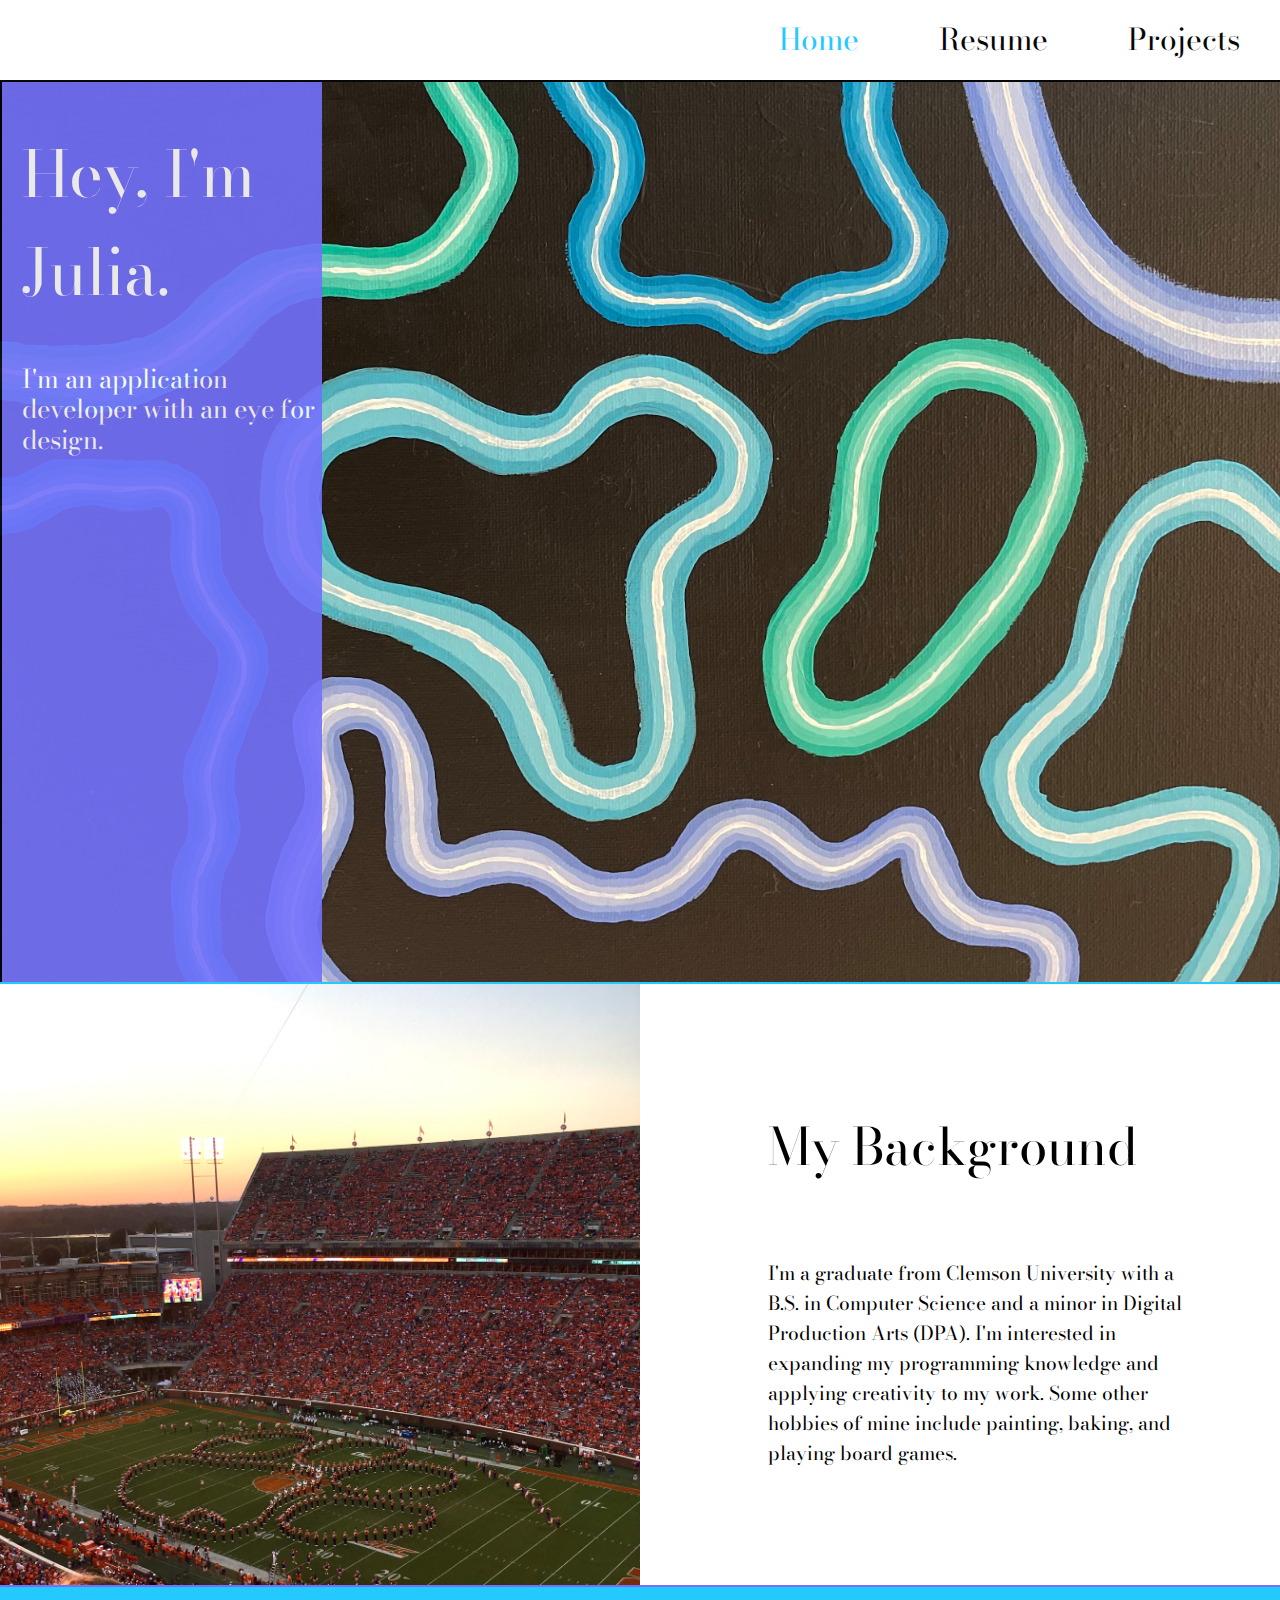
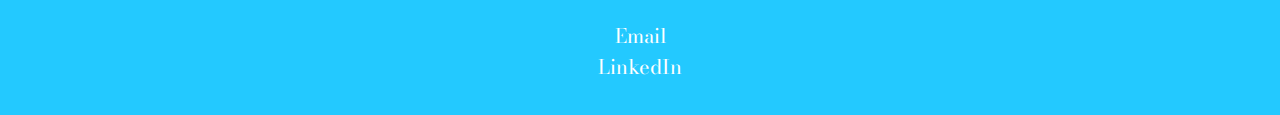
<file: index.html>
<!DOCTYPE html>
<html lang="en">
    <head>
        <!-- Google tag (gtag.js) -->
<script async src="https://www.googletagmanager.com/gtag/js?id=G-NRXC3F9WWZ"></script>
<script>
  window.dataLayer = window.dataLayer || [];
  function gtag(){dataLayer.push(arguments);}
  gtag('js', new Date());

  gtag('config', 'G-NRXC3F9WWZ');
</script>
        <meta charset="UTF-8">
        <meta name="viewport" content="width=device-width, initial-scale=1.0">
        <link href="resources\css\index.css" rel="stylesheet">
        <link href='https://fonts.googleapis.com/css?family=Bodoni Moda' rel='stylesheet'>
        <link rel="icon" type="image/x-icon" href="resources\images\JBFavicon.svg">
        <title>Julia Blahut's Website</title>
    </head>
    
    <body>
        
        <nav class="topnav" id="myTopnav">
            <ul>
                <li><a href="index.html" class="active">Home</a></li>
                <li><a href="resume.html">Resume</a></li>
                <li><a href="projects.html">Projects</a></li>
            </ul>
        </nav>
    
        <div class="welcome-banner">
            <div class="text-block">
                <h1>Hey, I'm Julia.</h1>
                <p>I'm an application developer with an eye for design.</p>
              </div>
        </div>

        <div class="page-background">

            <img src="resources\images\clemson_paw.jpg">
            <h1><span>My Background</span></h1>
            <p><span>I'm a graduate from Clemson University with a B.S. in Computer Science and a minor in Digital Production Arts (DPA). I'm interested in expanding my programming knowledge and applying creativity to my work. Some other hobbies of mine include painting, baking, and playing board games.</span></p>
        
        
        </div>

    <footer>
        <center><div class="contact">
            <p><a href="mailto: julia.blahut@gmail.com" id="email">Email</a><br><a href="https://www.linkedin.com/in/julia-blahut-b73724230/" target="_blank" id="linked-in">LinkedIn</a></p>
        </div></center>
    </footer>
    <script type="text/javascript" src="scripts.js"></script>
    </body>
</html>
</file>
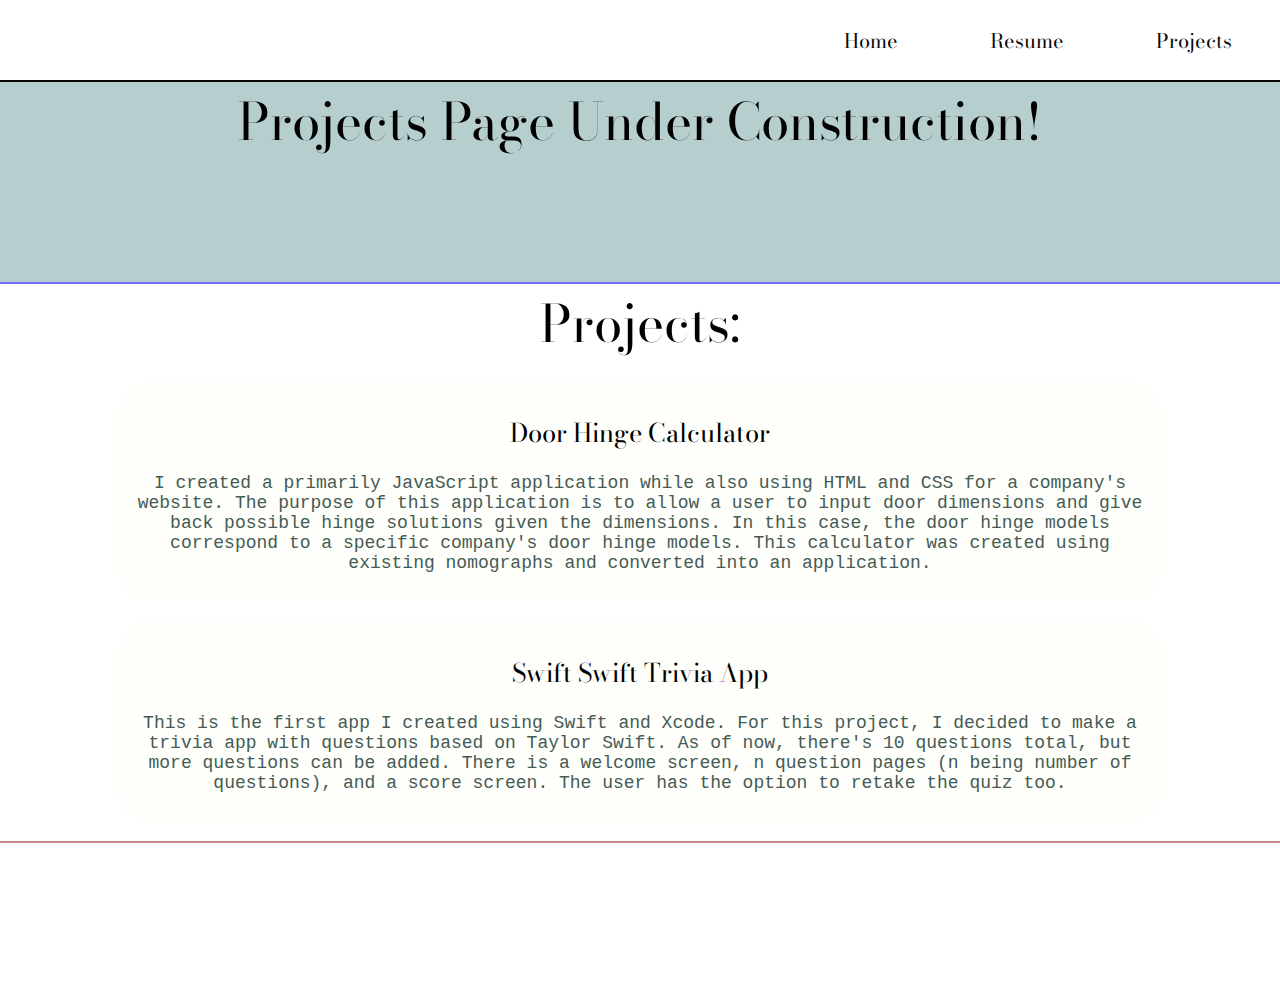
<file: projects.html>
<!DOCTYPE html>
<html lang="en">
<head>
    <!-- Google tag (gtag.js) -->
<script async src="https://www.googletagmanager.com/gtag/js?id=G-NRXC3F9WWZ"></script>
<script>
  window.dataLayer = window.dataLayer || [];
  function gtag(){dataLayer.push(arguments);}
  gtag('js', new Date());

  gtag('config', 'G-NRXC3F9WWZ');
</script>
    <meta charset="UTF-8">
    <meta name="viewport" content="width=device-width, initial-scale=1.0">
    <link href="resources\css\projects.css" rel="stylesheet">
    <link href='https://fonts.googleapis.com/css?family=Bodoni Moda' rel='stylesheet'>
        <link rel="icon" type="image/x-icon" href="resources\images\JBFavicon.svg">
    <title>Julia Blahut's Projects</title>
</head>
    
<body>

    <nav>
        <ul>
            <li><a href="index.html">Home</a></li>
            <li><a href="resume.html">Resume</a></li>
            <li><a href="projects.html">Projects</a></li>
        </ul>
    </nav>

    <div class="welcome-banner">
        <center><h1 class="resume">Projects Page Under Construction!</h1></center>
    </div>

    <center><div class="page-background">

        <center><h1 class="projects">Projects:</h1></center>

        <center><div class="project-bubble">
            <h2>Door Hinge Calculator</h2>
            <p>I created a primarily JavaScript application while also 
                using HTML and CSS for a company's website. The purpose 
                of this application is to allow a user to input door 
                dimensions and give back possible hinge solutions given 
                the dimensions. In this case, the door hinge models 
                correspond to a specific company's door hinge models.
                This calculator was created using existing nomographs and
                converted into an application.</p>
        </div></center>

        <center><div class="project-bubble">
            <h2>Swift Swift Trivia App</h2>
            <p>This is the first app I created using Swift and Xcode. 
                For this project, I decided to make a trivia app with 
                questions based on Taylor Swift. As of now, there's 10
                questions total, but more questions can be added. There
                is a welcome screen, n question pages (n being
                number of questions), and a score screen. The user has
                the option to retake the quiz too.</p>
        </div></center>

    </div></center>
</body>
</html>
</file>
